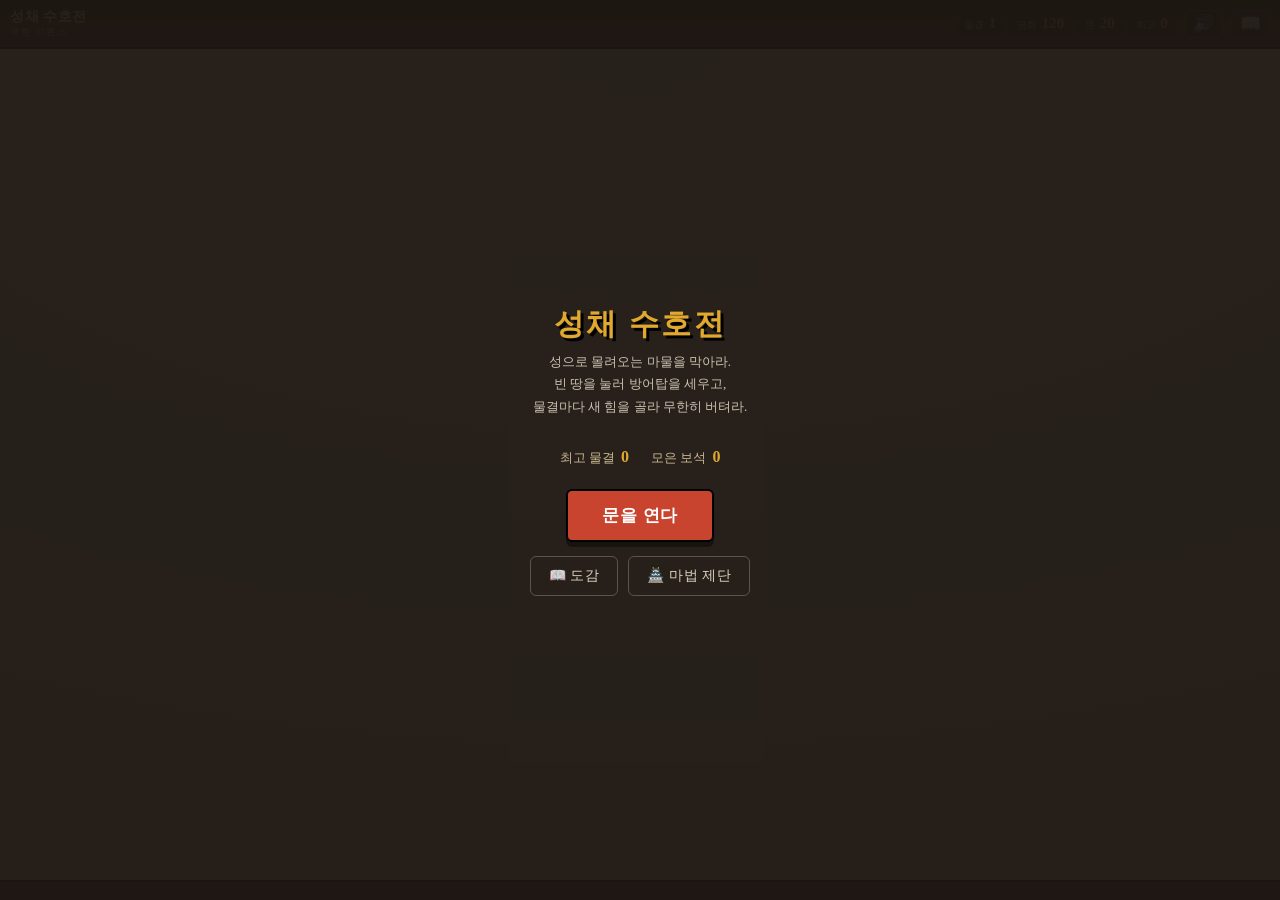
<file: index.html>
<!DOCTYPE html>
<html lang="ko">
<head>
<meta charset="UTF-8">
<meta name="viewport" content="width=device-width, initial-scale=1.0, maximum-scale=1.0, user-scalable=no">
<meta name="description" content="성채 수호전 — 판타지 타워 디펜스">
<meta name="theme-color" content="#1d1712">
<title>성채 수호전 — 무한 디펜스</title>
<link rel="stylesheet" href="css/style.css">
</head>
<body>
<div id="wrap">
  <div id="hud">
    <div id="title">성채 수호전<small>무한 디펜스</small></div>
    <div id="stats">
      <div class="stat"><span class="lbl">물결</span><b id="hWave">1</b></div>
      <div class="stat"><span class="lbl">금화</span><b id="hGold">120</b></div>
      <div class="stat life"><span class="lbl">문</span><b id="hLife">20</b></div>
      <div class="stat"><span class="lbl">최고</span><b id="hBest">0</b></div>
    </div>
    <button id="soundBtn" title="소리">🔊</button>
    <button id="codexBtn" title="도감">📖</button>
  </div>
  <div id="stage">
    <canvas id="cv"></canvas>
    <div id="toast"></div>
    <div id="panel">
      <div class="phead"><span id="pName"></span><span id="pLv"></span></div>
      <div id="pRows"></div>
      <div id="pBranch"></div>
      <div class="pbtns">
        <button id="pSell" class="pbtn sell"></button>
        <button id="pClose" class="pbtn close">닫기</button>
      </div>
    </div>
    <div id="cards">
      <h2>물결을 막아냈다</h2>
      <p>방어탑 하나를 골라 진영에 더하시오</p>
      <div class="crow" id="crow"></div>
    </div>
    <div id="codexMenu">
      <div class="cmbox">
        <h2>도감</h2>
        <button class="cmlink" data-codex="maps">🗺️ 맵 일람<small>다섯 갈래 길</small></button>
        <button class="cmlink" data-codex="monsters">👹 마물 도감<small>아홉 마물</small></button>
        <button class="cmlink" data-codex="towers">🛡️ 방어탑 도감<small>다섯 방어탑</small></button>
        <button class="cmclose" id="cmClose">닫기</button>
      </div>
    </div>
    <div id="codexView">
      <div class="cvbar"><button id="cvBack">‹ 도감</button><span id="cvTitle"></span></div>
      <iframe id="cvFrame" title="도감"></iframe>
    </div>
    <div id="overlay">
      <h1>성채 수호전</h1>
      <div class="sub">성으로 몰려오는 마물을 막아라.<br>빈 땅을 눌러 방어탑을 세우고,<br>물결마다 새 힘을 골라 무한히 버텨라.</div>
      <div id="menuStats">
        <span>최고 물결 <b id="menuBest">0</b></span>
        <span>모은 보석 <b id="menuCoins">0</b></span>
      </div>
      <button class="btn" id="startBtn">문을 연다</button>
      <div id="menuRow">
        <button class="menubtn" id="overlayCodex">📖 도감</button>
        <button class="menubtn" id="shrineBtn">🏯 마법 제단</button>
      </div>
    </div>
    <div id="shrine">
      <div class="shbox">
        <div class="shhead"><span>마법 제단</span><span class="shcoins">💎 <b id="shCoins">0</b></span></div>
        <p class="shdesc">런에서 모은 보석으로 영구한 힘을 산다. 죽어도 사라지지 않는다.</p>
        <div id="shList"></div>
        <button class="shclose" id="shClose">닫기</button>
      </div>
    </div>
  </div>
  <div id="tray"></div>
</div>
<script src="js/game.js"></script>
</body>
</html>
</file>
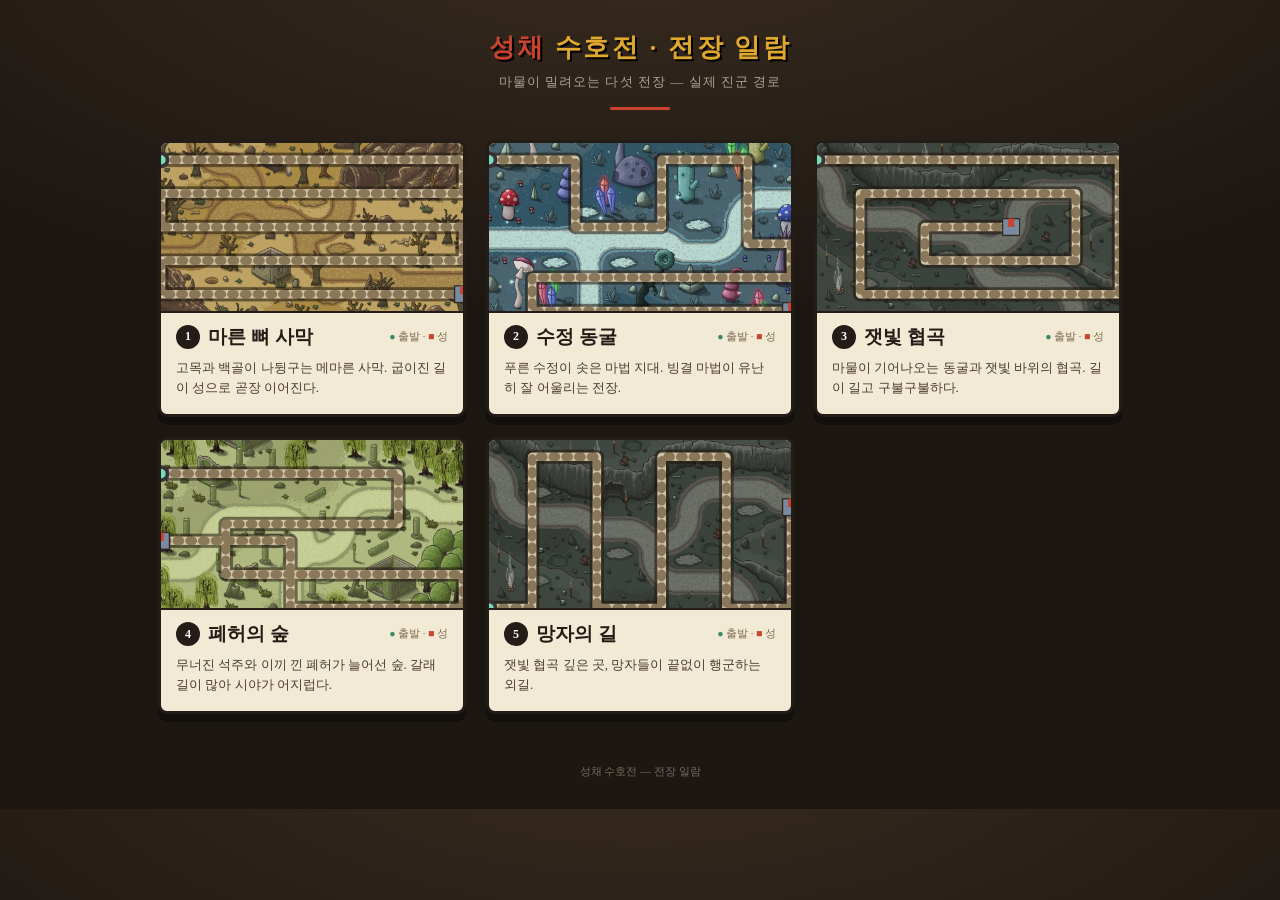
<file: pages/maps.html>
<!DOCTYPE html>
<html lang="ko">
<head>
<meta charset="UTF-8">
<meta name="viewport" content="width=device-width, initial-scale=1.0">
<title>성채 수호전 — 전장 일람</title>
<style>
  :root{ --ink:#241c16; --bone:#f3ead6; --jeok:#c8442e; --hwang:#e0a82e; }
  *{box-sizing:border-box;}
  body{margin:0; background:#1d1712; color:var(--bone);
    font-family:'Gowun Batang','Nanum Myeongjo',ui-serif,Georgia,serif;
    background-image:radial-gradient(120% 80% at 50% -10%, #3a2c20 0%, #1d1712 60%);}
  header{text-align:center; padding:30px 20px 6px;}
  header h1{margin:0; font-size:26px; letter-spacing:.1em; color:var(--hwang); text-shadow:2px 2px 0 #000;}
  header h1 .b{color:var(--jeok);}
  header p{margin:8px 0 0; font-size:13px; opacity:.65; letter-spacing:.08em;}
  .rule{width:60px; height:3px; background:var(--jeok); margin:16px auto 0; border-radius:2px;}
  .grid{display:grid; gap:20px; padding:24px 18px 50px; max-width:1000px; margin:0 auto;
    grid-template-columns:repeat(auto-fill,minmax(300px,1fr));}
  .card{background:var(--bone); border:3px solid var(--ink); border-radius:9px;
    overflow:hidden; box-shadow:0 8px 0 #00000055; color:var(--ink);}
  .card canvas{width:100%; aspect-ratio:16/9; display:block; border-bottom:2px solid var(--ink);}
  .card .top{display:flex; align-items:center; gap:8px; padding:11px 15px 4px;}
  .card .idx{font-size:12px; font-weight:700; color:#fff; background:var(--ink);
    width:24px; height:24px; border-radius:50%; display:grid; place-items:center; flex:0 0 auto;}
  .card .nm{font-size:19px; font-weight:700;}
  .card .legend{margin-left:auto; font-size:10.5px; color:#7a6a52;}
  .card .legend b{color:#3a8a6a;} .card .legend i{color:#c8442e; font-style:normal;}
  .card .d{padding:4px 15px 16px; font-size:13px; line-height:1.55; color:#4a3c2c;}
  footer{text-align:center; font-size:11px; opacity:.4; padding:0 0 30px;}
</style>
</head>
<body>
<header>
  <h1><span class="b">성채</span> 수호전 · 전장 일람</h1>
  <p>마물이 밀려오는 다섯 전장 — 실제 진군 경로</p>
  <div class="rule"></div>
</header>
<div class="grid" id="grid"></div>
<footer>성채 수호전 — 전장 일람</footer>
<script>
// 게임과 동일한 경로 데이터 (REF 15x11 격자의 모서리 waypoint)
const REF_COLS=15, REF_ROWS=11;
const MAPS=[
 {bg:'map1',nm:'마른 뼈 사막',d:'고목과 백골이 나뒹구는 메마른 사막. 굽이진 길이 성으로 곧장 이어진다.',
  corners:[[0,1],[14,1],[14,3],[0,3],[0,5],[14,5],[14,7],[0,7],[0,9],[14,9]]},
 {bg:'map2',nm:'수정 동굴',d:'푸른 수정이 솟은 마법 지대. 빙결 마법이 유난히 잘 어울리는 전장.',
  corners:[[0,1],[4,1],[4,5],[8,5],[8,1],[12,1],[12,6],[14,6],[14,8],[2,8],[2,10],[14,10]]},
 {bg:'map3',nm:'잿빛 협곡',d:'마물이 기어나오는 동굴과 잿빛 바위의 협곡. 길이 길고 구불구불하다.',
  corners:[[0,1],[14,1],[14,9],[2,9],[2,3],[12,3],[12,7],[5,7],[5,5],[9,5]]},
 {bg:'map4',nm:'폐허의 숲',d:'무너진 석주와 이끼 낀 폐허가 늘어선 숲. 갈래길이 많아 시야가 어지럽다.',
  corners:[[0,2],[11,2],[11,5],[3,5],[3,8],[14,8],[14,10],[6,10],[6,6],[0,6]]},
 {bg:'map3',nm:'망자의 길',d:'잿빛 협곡 깊은 곳, 망자들이 끝없이 행군하는 외길.',
  corners:[[0,10],[2,10],[2,1],[5,1],[5,10],[8,10],[8,1],[11,1],[11,10],[14,10],[14,4]]},
];
function drawMap(cv,m){
  cv.width=480; cv.height=270; const ctx=cv.getContext('2d'); const W=cv.width,H=cv.height;
  const img=new Image();
  img.onload=()=>{
    ctx.drawImage(img,0,0,W,H);
    ctx.fillStyle='rgba(0,0,0,0.12)'; ctx.fillRect(0,0,W,H);
    const pts=m.corners.map(([c,r])=>[ (c/(REF_COLS-1))*W, (r/(REF_ROWS-1))*H ]);
    const stroke=(col,w,dash)=>{ ctx.strokeStyle=col; ctx.lineWidth=w; ctx.lineCap='round'; ctx.lineJoin='round';
      ctx.setLineDash(dash||[]); ctx.beginPath(); pts.forEach((p,i)=>i?ctx.lineTo(p[0],p[1]):ctx.moveTo(p[0],p[1])); ctx.stroke(); ctx.setLineDash([]); };
    stroke('rgba(30,20,12,0.55)', H*0.085);
    stroke('rgba(225,210,178,0.92)', H*0.05);
    stroke('rgba(120,100,70,0.8)', H*0.05, [H*0.02,H*0.055]);
    const s=pts[0], e=pts[pts.length-1];
    // 출발(동굴) — 청록 동그라미
    ctx.fillStyle='#3a3038'; ctx.beginPath(); ctx.arc(s[0],s[1],H*0.05,0,6.28); ctx.fill();
    ctx.fillStyle='#6fe0b5'; ctx.beginPath(); ctx.arc(s[0],s[1],H*0.028,0,6.28); ctx.fill();
    // 도착(성) — 붉은 사각
    ctx.fillStyle='#7a8aa0'; ctx.fillRect(e[0]-H*0.05,e[1]-H*0.05,H*0.1,H*0.1);
    ctx.strokeStyle='#2b2620'; ctx.lineWidth=2; ctx.strokeRect(e[0]-H*0.05,e[1]-H*0.05,H*0.1,H*0.1);
    ctx.fillStyle='#c8442e'; ctx.fillRect(e[0]-H*0.018,e[1]-H*0.05,H*0.036,H*0.05);
  };
  img.src='../assets/maps/'+m.bg+'.png';
}
const grid=document.getElementById('grid');
MAPS.forEach((m,i)=>{
  const el=document.createElement('div'); el.className='card';
  el.innerHTML='<canvas></canvas>'+
   '<div class="top"><span class="idx">'+(i+1)+'</span><span class="nm">'+m.nm+'</span>'+
     '<span class="legend"><b>●</b> 출발 · <i>■</i> 성</span></div>'+
   '<div class="d">'+m.d+'</div>';
  grid.appendChild(el);
  drawMap(el.querySelector('canvas'),m);
});
</script>
</body>
</html>
</file>
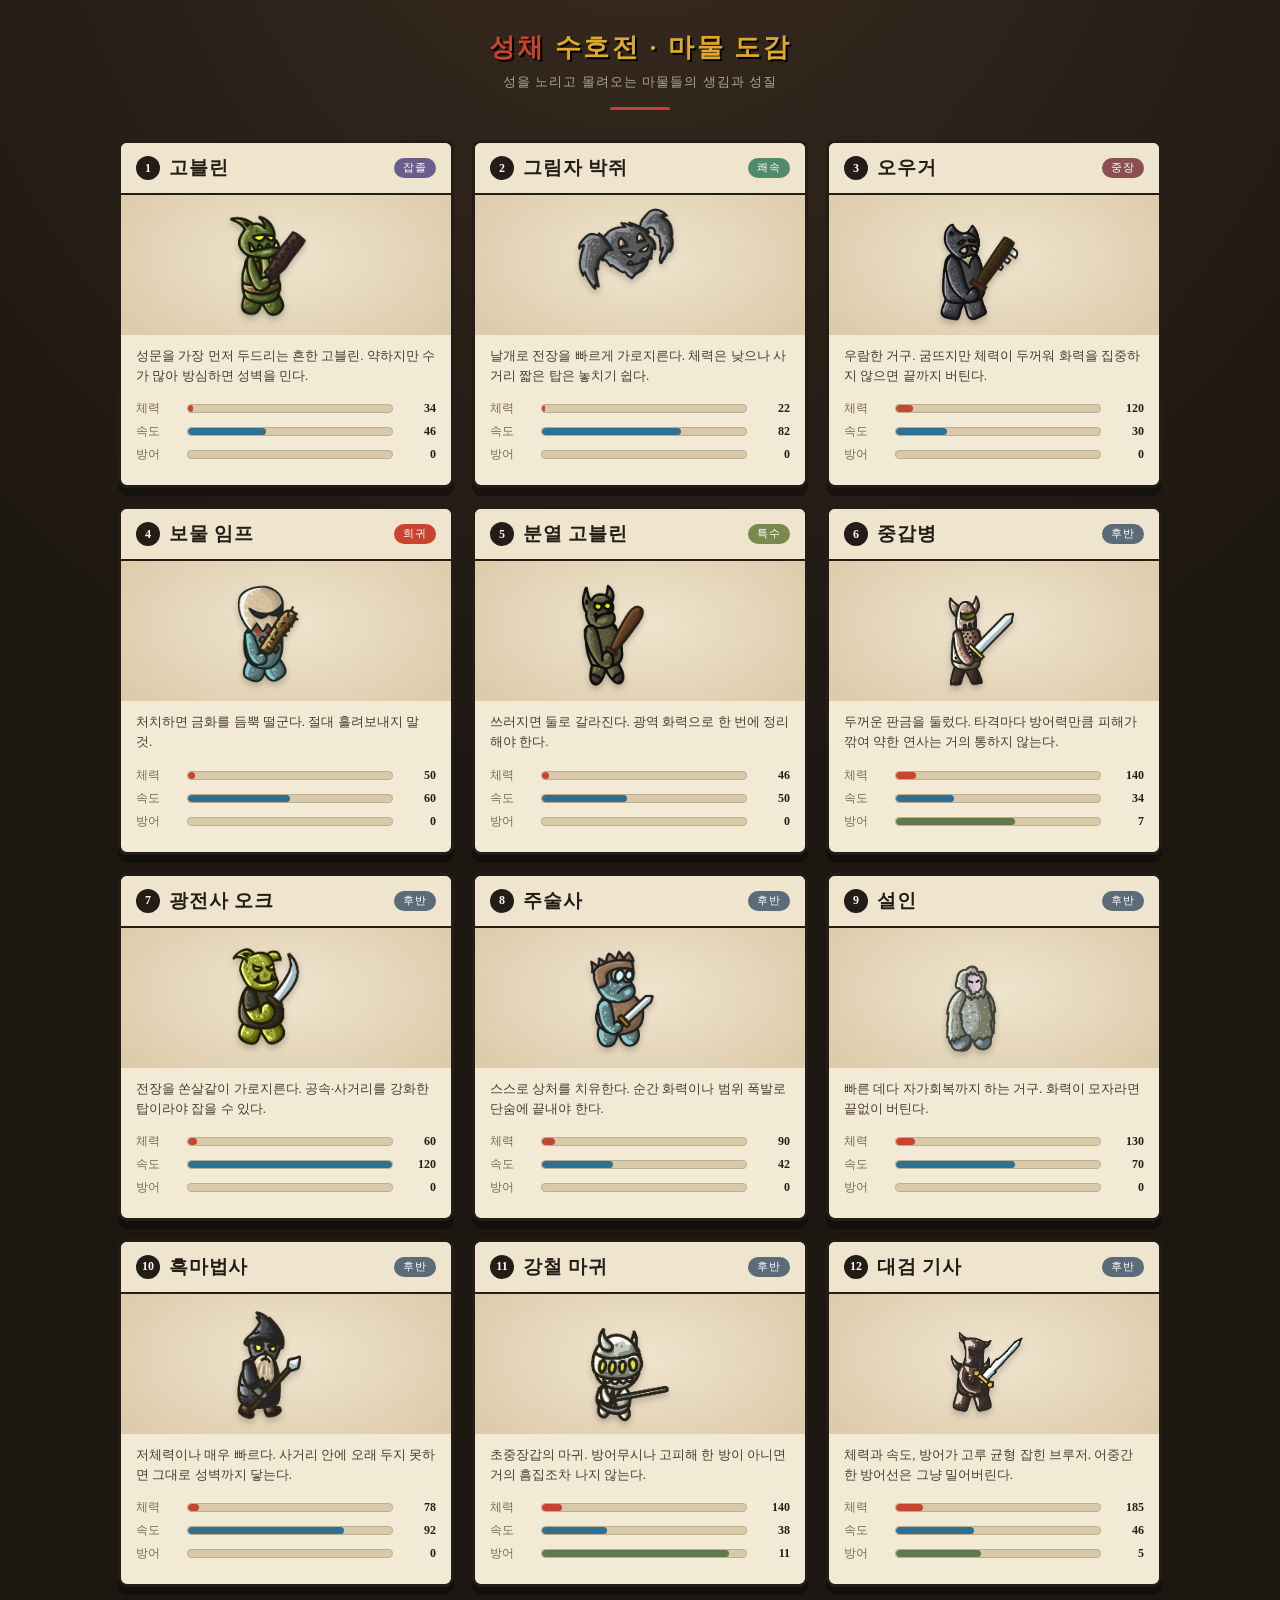
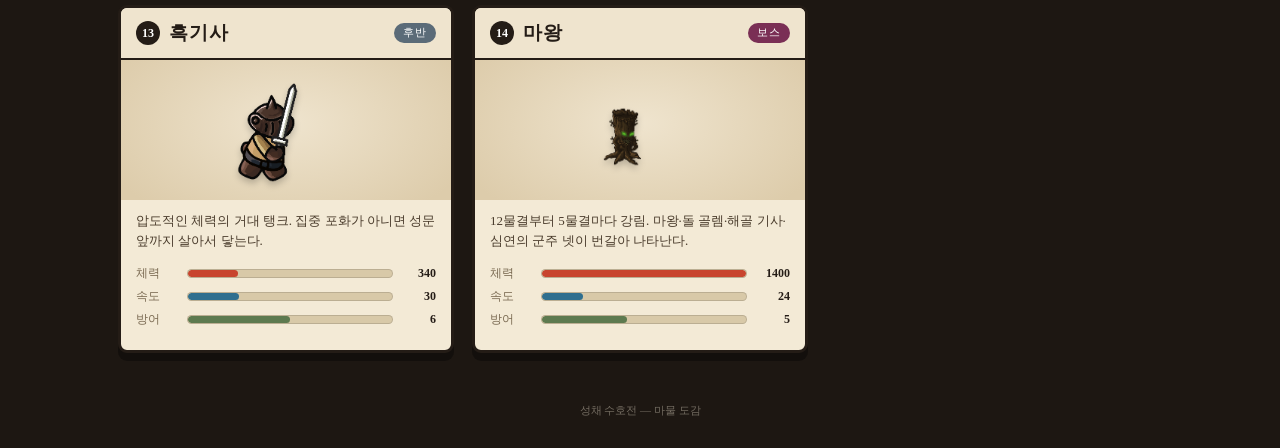
<file: pages/monsters.html>
<!DOCTYPE html>
<html lang="ko">
<head>
<meta charset="UTF-8">
<meta name="viewport" content="width=device-width, initial-scale=1.0">
<title>성채 수호전 — 마물 도감</title>
<style>
  :root{ --ink:#241c16; --bone:#f3ead6; --cheong:#2f6f8f; --jeok:#c8442e;
    --hwang:#e0a82e; --heuk:#1d1712; --moss:#5d7a4f; }
  *{box-sizing:border-box;}
  body{margin:0; background:#1d1712; color:var(--bone);
    font-family:'Gowun Batang','Nanum Myeongjo',ui-serif,Georgia,serif;
    background-image:radial-gradient(120% 80% at 50% -10%, #3a2c20 0%, #1d1712 60%);}
  header{text-align:center; padding:30px 20px 6px;}
  header h1{margin:0; font-size:26px; letter-spacing:.1em; color:var(--hwang); text-shadow:2px 2px 0 #000;}
  header h1 .b{color:var(--jeok);}
  header p{margin:8px 0 0; font-size:13px; opacity:.65; letter-spacing:.08em;}
  .rule{width:60px; height:3px; background:var(--jeok); margin:16px auto 0; border-radius:2px;}
  .grid{display:grid; gap:18px; padding:24px 18px 50px; max-width:1080px; margin:0 auto;
    grid-template-columns:repeat(auto-fill,minmax(290px,1fr));}
  .card{background:var(--bone); border:3px solid var(--ink); border-radius:9px;
    overflow:hidden; box-shadow:0 8px 0 #00000055; color:var(--ink); display:flex; flex-direction:column;}
  .card .top{display:flex; align-items:center; gap:9px; padding:12px 15px;
    border-bottom:2px solid var(--ink); background:#efe4ce;}
  .card .idx{font-size:12px; font-weight:700; color:#fff; background:var(--ink);
    width:24px; height:24px; border-radius:50%; display:grid; place-items:center; flex:0 0 auto;}
  .card .nm{font-size:19px; font-weight:700; letter-spacing:.04em;}
  .card .tier{margin-left:auto; font-size:10.5px; letter-spacing:.08em; color:#fff; padding:3px 9px; border-radius:11px;}
  .portrait{display:flex; align-items:flex-end; justify-content:center; height:140px; padding:6px;
    background:radial-gradient(60% 80% at 50% 45%, #efe4ce 0%, #ddccab 100%);}
  .portrait img{max-height:128px; max-width:80%; image-rendering:auto; filter:drop-shadow(0 4px 3px #0003);}
  .desc{padding:11px 15px 4px; font-size:13px; line-height:1.55; color:#4a3c2c;}
  .stats{padding:4px 15px 16px;}
  .row{display:flex; align-items:center; gap:9px; margin:6px 0; font-size:12px;}
  .row .lab{width:42px; color:#7a6a52; flex:0 0 auto;}
  .bar{flex:1; height:9px; background:#d8c9a8; border-radius:5px; overflow:hidden; border:1px solid #00000022;}
  .bar i{display:block; height:100%; border-radius:5px;}
  .row .val{width:34px; text-align:right; font-variant-numeric:tabular-nums; color:var(--ink); font-weight:700;}
  footer{text-align:center; font-size:11px; opacity:.4; padding:0 0 30px;}
</style>
</head>
<body>
<header>
  <h1><span class="b">성채</span> 수호전 · 마물 도감</h1>
  <p>성을 노리고 몰려오는 마물들의 생김과 성질</p>
  <div class="rule"></div>
</header>
<div class="grid" id="grid"></div>
<footer>성채 수호전 — 마물 도감</footer>
<script>
const TIERCOL={잡졸:'#6b5d8a',쾌속:'#4f8a6b',중장:'#8a4f4f',희귀:'#c8442e',특수:'#7a8a4f',후반:'#5b6b78',보스:'#7a2f55'};
// sprite = 게임 적 스프라이트 폴더, hp/spd/armor = 기준 스탯(웨이브 스케일 전)
const MON=[
 {s:'goblin',nm:'고블린',tier:'잡졸',hp:34,spd:46,ar:0,d:'성문을 가장 먼저 두드리는 흔한 고블린. 약하지만 수가 많아 방심하면 성벽을 민다.'},
 {s:'bat',nm:'그림자 박쥐',tier:'쾌속',hp:22,spd:82,ar:0,d:'날개로 전장을 빠르게 가로지른다. 체력은 낮으나 사거리 짧은 탑은 놓치기 쉽다.'},
 {s:'ogre',nm:'오우거',tier:'중장',hp:120,spd:30,ar:0,d:'우람한 거구. 굼뜨지만 체력이 두꺼워 화력을 집중하지 않으면 끝까지 버틴다.'},
 {s:'imp',nm:'보물 임프',tier:'희귀',hp:50,spd:60,ar:0,d:'처치하면 금화를 듬뿍 떨군다. 절대 흘려보내지 말 것.'},
 {s:'darkgob',nm:'분열 고블린',tier:'특수',hp:46,spd:50,ar:0,d:'쓰러지면 둘로 갈라진다. 광역 화력으로 한 번에 정리해야 한다.'},
 {s:'brute',nm:'중갑병',tier:'후반',hp:140,spd:34,ar:7,d:'두꺼운 판금을 둘렀다. 타격마다 방어력만큼 피해가 깎여 약한 연사는 거의 통하지 않는다.'},
 {s:'orc',nm:'광전사 오크',tier:'후반',hp:60,spd:120,ar:0,d:'전장을 쏜살같이 가로지른다. 공속·사거리를 강화한 탑이라야 잡을 수 있다.'},
 {s:'king',nm:'주술사',tier:'후반',hp:90,spd:42,ar:0,d:'스스로 상처를 치유한다. 순간 화력이나 범위 폭발로 단숨에 끝내야 한다.'},
 {s:'yeti',nm:'설인',tier:'후반',hp:130,spd:70,ar:0,d:'빠른 데다 자가회복까지 하는 거구. 화력이 모자라면 끝없이 버틴다.'},
 {s:'mage',nm:'흑마법사',tier:'후반',hp:78,spd:92,ar:0,d:'저체력이나 매우 빠르다. 사거리 안에 오래 두지 못하면 그대로 성벽까지 닿는다.'},
 {s:'steel',nm:'강철 마귀',tier:'후반',hp:140,spd:38,ar:11,d:'초중장갑의 마귀. 방어무시나 고피해 한 방이 아니면 거의 흠집조차 나지 않는다.'},
 {s:'swordsman',nm:'대검 기사',tier:'후반',hp:185,spd:46,ar:5,d:'체력과 속도, 방어가 고루 균형 잡힌 브루저. 어중간한 방어선은 그냥 밀어버린다.'},
 {s:'dknight',nm:'흑기사',tier:'후반',hp:340,spd:30,ar:6,d:'압도적인 체력의 거대 탱크. 집중 포화가 아니면 성문 앞까지 살아서 닿는다.'},
 {s:'boss',nm:'마왕',tier:'보스',hp:1400,spd:24,ar:5,d:'12물결부터 5물결마다 강림. 마왕·돌 골렘·해골 기사·심연의 군주 넷이 번갈아 나타난다.'},
];
const grid=document.getElementById('grid');
const mx={hp:1400,spd:120,ar:12};
MON.forEach((m,i)=>{
  const el=document.createElement('div'); el.className='card';
  const tc=TIERCOL[m.tier]||'#5b6b78';
  el.innerHTML=
   '<div class="top"><span class="idx">'+(i+1)+'</span><span class="nm">'+m.nm+'</span>'+
     '<span class="tier" style="background:'+tc+'">'+m.tier+'</span></div>'+
   '<div class="portrait"><img src="../assets/enemies/'+m.s+'/f0.png" alt="'+m.nm+'"></div>'+
   '<div class="desc">'+m.d+'</div>'+
   '<div class="stats">'+
     '<div class="row"><span class="lab">체력</span><div class="bar"><i style="width:'+Math.min(100,m.hp/mx.hp*100)+'%;background:#c8442e"></i></div><span class="val">'+m.hp+'</span></div>'+
     '<div class="row"><span class="lab">속도</span><div class="bar"><i style="width:'+(m.spd/mx.spd*100)+'%;background:#2f6f8f"></i></div><span class="val">'+m.spd+'</span></div>'+
     '<div class="row"><span class="lab">방어</span><div class="bar"><i style="width:'+(m.ar/mx.ar*100)+'%;background:#5d7a4f"></i></div><span class="val">'+m.ar+'</span></div>'+
   '</div>';
  grid.appendChild(el);
});
</script>
</body>
</html>
</file>
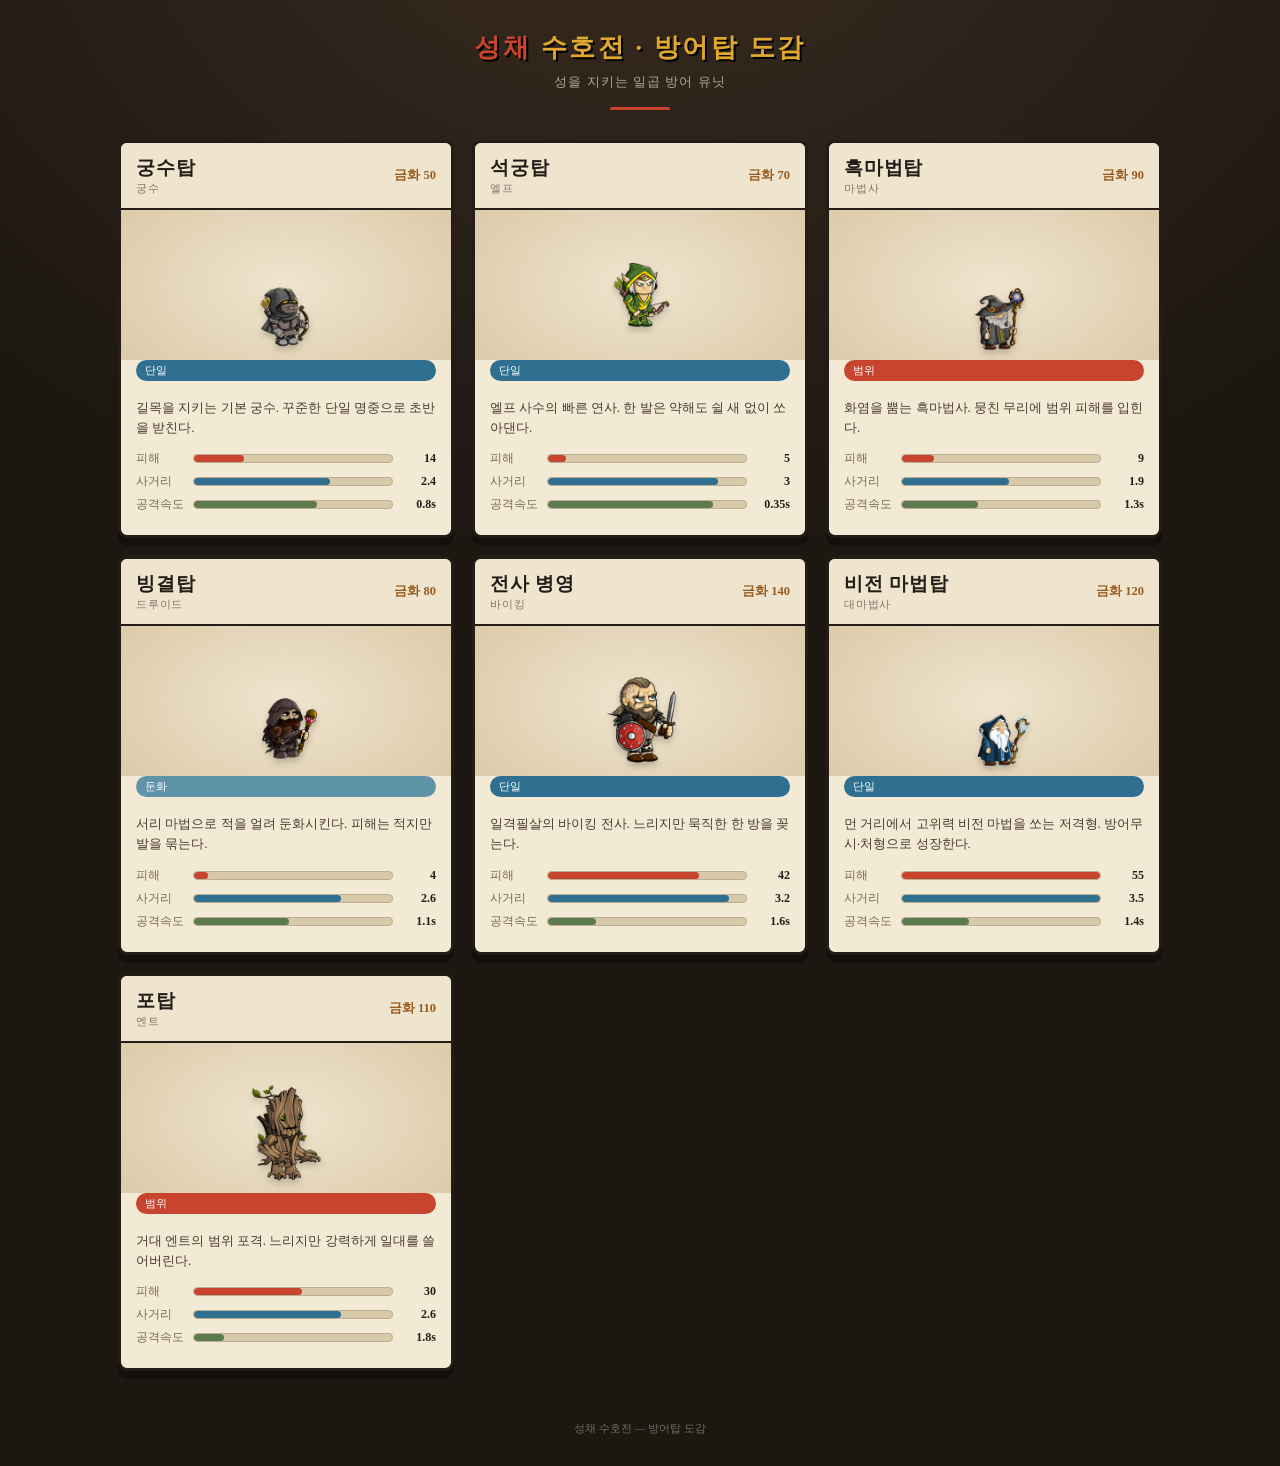
<file: pages/towers.html>
<!DOCTYPE html>
<html lang="ko">
<head>
<meta charset="UTF-8">
<meta name="viewport" content="width=device-width, initial-scale=1.0">
<title>성채 수호전 — 방어탑 도감</title>
<style>
  :root{ --ink:#241c16; --bone:#f3ead6; --cheong:#2f6f8f; --jeok:#c8442e;
    --hwang:#e0a82e; --heuk:#1d1712; --moss:#5d7a4f; }
  *{box-sizing:border-box;}
  body{margin:0; background:#1d1712; color:var(--bone);
    font-family:'Gowun Batang','Nanum Myeongjo',ui-serif,Georgia,serif;
    background-image:radial-gradient(120% 80% at 50% -10%, #3a2c20 0%, #1d1712 60%);}
  header{text-align:center; padding:30px 20px 6px;}
  header h1{margin:0; font-size:26px; letter-spacing:.1em; color:var(--hwang); text-shadow:2px 2px 0 #000;}
  header h1 .b{color:var(--jeok);}
  header p{margin:8px 0 0; font-size:13px; opacity:.65; letter-spacing:.08em;}
  .rule{width:60px; height:3px; background:var(--jeok); margin:16px auto 0; border-radius:2px;}
  .grid{display:grid; gap:18px; padding:24px 18px 50px; max-width:1080px; margin:0 auto;
    grid-template-columns:repeat(auto-fill,minmax(290px,1fr));}
  .card{background:var(--bone); border:3px solid var(--ink); border-radius:9px;
    overflow:hidden; box-shadow:0 8px 0 #00000055; color:var(--ink); display:flex; flex-direction:column;}
  .card .top{display:flex; align-items:center; gap:9px; padding:12px 15px;
    border-bottom:2px solid var(--ink); background:#efe4ce;}
  .card .nm{font-size:19px; font-weight:700; letter-spacing:.04em;}
  .card .nm small{display:block; font-size:11px; opacity:.55; font-weight:400;}
  .card .cost{margin-left:auto; font-size:12.5px; font-weight:700; color:#9a5b1e;}
  .portrait{display:flex; align-items:flex-end; justify-content:center; height:150px; padding:6px;
    background:radial-gradient(60% 80% at 50% 50%, #efe4ce 0%, #ddccab 100%);}
  .portrait img{max-height:138px; max-width:78%; image-rendering:auto; filter:drop-shadow(0 4px 3px #0003);}
  .desc{padding:11px 15px 4px; font-size:13px; line-height:1.55; color:#4a3c2c;}
  .kind{display:inline-block; margin:0 15px 6px; font-size:11px; padding:3px 9px;
    border-radius:11px; color:#fff; background:#2f6f8f;}
  .stats{padding:2px 15px 16px;}
  .row{display:flex; align-items:center; gap:9px; margin:6px 0; font-size:12px;}
  .row .lab{width:48px; color:#7a6a52; flex:0 0 auto;}
  .bar{flex:1; height:9px; background:#d8c9a8; border-radius:5px; overflow:hidden; border:1px solid #00000022;}
  .bar i{display:block; height:100%; border-radius:5px;}
  .row .val{width:34px; text-align:right; font-variant-numeric:tabular-nums; color:var(--ink); font-weight:700;}
  footer{text-align:center; font-size:11px; opacity:.4; padding:0 0 30px;}
</style>
</head>
<body>
<header>
  <h1><span class="b">성채</span> 수호전 · 방어탑 도감</h1>
  <p>성을 지키는 일곱 방어 유닛</p>
  <div class="rule"></div>
</header>
<div class="grid" id="grid"></div>
<footer>성채 수호전 — 방어탑 도감</footer>
<script>
const KINDCOL={단일:'#2f6f8f',범위:'#c8442e',둔화:'#5f93a8'};
const TW=[
 {u:'archer',nm:'궁수탑',sub:'궁수',cost:50,kind:'단일',dmg:14,range:2.4,rate:0.8,d:'길목을 지키는 기본 궁수. 꾸준한 단일 명중으로 초반을 받친다.'},
 {u:'elf',nm:'석궁탑',sub:'엘프',cost:70,kind:'단일',dmg:5,range:3.0,rate:0.35,d:'엘프 사수의 빠른 연사. 한 발은 약해도 쉴 새 없이 쏘아댄다.'},
 {u:'wizard',nm:'흑마법탑',sub:'마법사',cost:90,kind:'범위',dmg:9,range:1.9,rate:1.3,d:'화염을 뿜는 흑마법사. 뭉친 무리에 범위 피해를 입힌다.'},
 {u:'druid',nm:'빙결탑',sub:'드루이드',cost:80,kind:'둔화',dmg:4,range:2.6,rate:1.1,d:'서리 마법으로 적을 얼려 둔화시킨다. 피해는 적지만 발을 묶는다.'},
 {u:'viking',nm:'전사 병영',sub:'바이킹',cost:140,kind:'단일',dmg:42,range:3.2,rate:1.6,d:'일격필살의 바이킹 전사. 느리지만 묵직한 한 방을 꽂는다.'},
 {u:'wizard2',nm:'비전 마법탑',sub:'대마법사',cost:120,kind:'단일',dmg:55,range:3.5,rate:1.4,d:'먼 거리에서 고위력 비전 마법을 쏘는 저격형. 방어무시·처형으로 성장한다.'},
 {u:'ent',nm:'포탑',sub:'엔트',cost:110,kind:'범위',dmg:30,range:2.6,rate:1.8,d:'거대 엔트의 범위 포격. 느리지만 강력하게 일대를 쓸어버린다.'},
];
const grid=document.getElementById('grid');
const mx={dmg:55,range:3.5,rate:1.8};
TW.forEach(t=>{
  const el=document.createElement('div'); el.className='card';
  const kc=KINDCOL[t.kind]||'#2f6f8f';
  const speedPct=(1 - (t.rate/mx.rate))*100*0.85+15;
  el.innerHTML=
   '<div class="top"><span class="nm">'+t.nm+'<small>'+t.sub+'</small></span><span class="cost">금화 '+t.cost+'</span></div>'+
   '<div class="portrait"><img src="../assets/units/'+t.u+'/idle/f0.png" alt="'+t.nm+'"></div>'+
   '<span class="kind" style="background:'+kc+'">'+t.kind+'</span>'+
   '<div class="desc">'+t.d+'</div>'+
   '<div class="stats">'+
     '<div class="row"><span class="lab">피해</span><div class="bar"><i style="width:'+(t.dmg/mx.dmg*100)+'%;background:#c8442e"></i></div><span class="val">'+t.dmg+'</span></div>'+
     '<div class="row"><span class="lab">사거리</span><div class="bar"><i style="width:'+(t.range/mx.range*100)+'%;background:#2f6f8f"></i></div><span class="val">'+t.range+'</span></div>'+
     '<div class="row"><span class="lab">공격속도</span><div class="bar"><i style="width:'+speedPct+'%;background:#5d7a4f"></i></div><span class="val">'+t.rate+'s</span></div>'+
   '</div>';
  grid.appendChild(el);
});
</script>
</body>
</html>
</file>
<file: css/style.css>
:root{
    --ink:#241c16; --bone:#f3ead6; --cheong:#2f6f8f; --jeok:#c8442e;
    --hwang:#e0a82e; --baek:#f3ead6; --heuk:#1d1712; --moss:#5d7a4f;
    --line:#2b211a;
  }
  *{box-sizing:border-box; -webkit-tap-highlight-color:transparent;}
  html,body{margin:0; height:100%; background:var(--heuk); overflow:hidden;
    font-family:'Gowun Batang','Nanum Myeongjo',ui-serif,Georgia,serif; color:var(--ink);}
  #wrap{position:fixed; inset:0; display:flex; flex-direction:column;}
  /* top bar */
  #hud{display:flex; align-items:center; gap:6px; padding:8px 10px; flex:0 0 auto;
    background:linear-gradient(180deg,#2b211a,#3a2c20); color:var(--bone);
    border-bottom:2px solid #000; font-size:13px; flex-wrap:nowrap; overflow:hidden;}
  #stats{display:flex; align-items:center; gap:5px; flex:1; min-width:0;
    justify-content:flex-end; overflow:hidden;}
  .stat{display:flex; align-items:baseline; gap:4px; background:#00000033;
    padding:4px 8px; border-radius:3px; flex:0 0 auto;}
  .stat b{font-size:15px; color:var(--hwang); font-variant-numeric:tabular-nums;}
  .stat.life b{color:#f08a72;}
  .stat .lbl{font-size:10px; opacity:.75; letter-spacing:.04em;}
  #title{font-weight:700; letter-spacing:.04em; font-size:14px; flex:0 0 auto;}
  #title small{display:block; font-size:9px; opacity:.6; letter-spacing:.2em;}
  #codexBtn,#soundBtn{background:#00000033; border:1px solid #ffffff33; border-radius:6px;
    color:var(--bone); font-size:17px; padding:4px 8px; cursor:pointer; line-height:1;
    flex:0 0 auto; margin-left:2px;}
  #codexBtn:active,#soundBtn:active{transform:translateY(1px);}
  @media (max-width:430px){
    #title small{display:none;}
    #hud{gap:5px; padding:7px 8px;}
    .stat{padding:4px 6px; gap:3px;}
    .stat b{font-size:14px;}
    .stat .lbl{font-size:9px;}
    #stats{gap:4px;}
  }
  #codexMenu{position:fixed; inset:0; background:#1d1712ee; display:none;
    align-items:center; justify-content:center; z-index:60; padding:20px;}
  #codexMenu .cmbox{background:var(--bone); border:3px solid var(--ink); border-radius:11px;
    width:min(320px,100%); padding:18px 16px; box-shadow:0 10px 0 #00000055; color:var(--ink);}
  #codexMenu h2{margin:0 0 14px; text-align:center; font-size:20px; letter-spacing:.06em;}
  #codexMenu .cmlink{display:block; width:100%; text-align:left; text-decoration:none; color:var(--ink);
    background:#efe4ce; border:2px solid var(--ink); border-radius:7px; padding:12px 14px;
    margin-bottom:10px; font-size:16px; font-weight:700; box-shadow:0 4px 0 #00000033;
    font-family:inherit; cursor:pointer;}
  #codexMenu .cmlink:active{transform:translateY(2px); box-shadow:0 2px 0 #00000033;}
  #codexMenu .cmlink small{display:block; font-size:11px; font-weight:400; opacity:.6; letter-spacing:.1em; margin-top:2px;}
  #codexMenu .cmclose{display:block; width:100%; margin-top:4px; background:var(--jeok); color:#fff;
    border:2px solid var(--ink); border-radius:7px; font-family:inherit; font-weight:700;
    font-size:15px; padding:11px; cursor:pointer; box-shadow:0 4px 0 #00000044;}
  #codexMenu .cmclose:active{transform:translateY(2px); box-shadow:0 2px 0 #00000044;}
  /* in-game codex viewer (iframe holds the full standalone page) */
  #codexView{position:fixed; inset:0; background:#1d1712; z-index:65; display:none;
    flex-direction:column;}
  #codexView .cvbar{display:flex; align-items:center; gap:10px; padding:12px 14px;
    background:linear-gradient(180deg,#2b211a,#3a2c20); border-bottom:2px solid #000; flex:0 0 auto;}
  #codexView #cvBack{background:#00000033; border:1px solid #ffffff33; color:var(--bone);
    font-family:inherit; font-size:15px; font-weight:700; padding:7px 14px; border-radius:6px; cursor:pointer;}
  #codexView #cvBack:active{transform:translateY(1px);}
  #codexView #cvTitle{color:var(--hwang); font-weight:700; font-size:16px; letter-spacing:.05em;}
  #cvFrame{flex:1; width:100%; border:0; background:#1d1712;}
  /* canvas */
  #stage{flex:1 1 0; min-height:0; position:relative; overflow:hidden;
    background:
      radial-gradient(120% 90% at 50% 0%, #efe4ce 0%, #e3d6ba 55%, #d6c6a4 100%);}
  #stage canvas{position:absolute; top:0; left:0;}
  canvas{display:block; touch-action:none; image-rendering:auto;}
  /* tower tray */
  #tray{display:flex; gap:8px; padding:9px 12px; background:#3a2c20; flex:0 0 auto;
    border-top:2px solid #000; overflow-x:auto;}
  .twrbtn{flex:0 0 auto; width:74px; padding:8px 6px 7px; border-radius:5px;
    background:#f3ead6; border:2px solid #2b211a; cursor:pointer; text-align:center;
    position:relative; transition:transform .08s;}
  .twrbtn:active{transform:translateY(2px);}
  .twrbtn.sel{outline:3px solid var(--hwang); outline-offset:1px;}
  .twrbtn.locked{filter:grayscale(1) brightness(.7); cursor:not-allowed;}
  .twrbtn svg{width:38px; height:38px; display:block; margin:0 auto 3px;}
  .twrbtn .nm{font-size:12px; font-weight:700; line-height:1.1;}
  .twrbtn .cost{font-size:11px; color:#9a5b1e; font-weight:700;}
  /* card overlay */
  #cards{position:absolute; inset:0; background:#1d1712e8; display:none;
    flex-direction:column; align-items:center; justify-content:center; z-index:30; padding:16px;}
  #cards h2{color:var(--bone); font-size:22px; margin:0 0 4px; letter-spacing:.05em;}
  #cards p{color:#cbb892; margin:0 0 22px; font-size:13px;}
  .crow{display:flex; gap:14px; flex-wrap:wrap; justify-content:center;}
  .card{width:148px; background:var(--bone); border:3px solid var(--ink);
    border-radius:7px; padding:16px 13px; cursor:pointer; text-align:center;
    box-shadow:0 7px 0 #00000055; transition:transform .1s;}
  .card:hover{transform:translateY(-5px);}
  .card svg{width:54px;height:54px;margin:0 auto 8px;display:block;}
  .card .ct{font-size:15px;font-weight:700;margin-bottom:5px;}
  .card .cd{font-size:11.5px;line-height:1.45;color:#5a4a38;}
  .card .tag{display:inline-block;margin-top:7px;font-size:10px;letter-spacing:.1em;
    padding:2px 7px;border-radius:10px;background:#2f6f8f;color:#fff;}
  .card .tag.rare{background:#c8442e;}
  /* start / gameover */
  #overlay{position:fixed; inset:0; background:#1d1712f2; z-index:40;
    display:flex; flex-direction:column; align-items:center; justify-content:center; text-align:center; padding:24px;}
  #overlay h1{color:var(--hwang); font-size:30px; margin:0 0 6px; letter-spacing:.08em;
    text-shadow:3px 3px 0 #000;}
  #overlay .sub{color:var(--bone); font-size:13px; opacity:.8; margin-bottom:26px; line-height:1.7; max-width:340px;}
  #overlay .big{color:#f08a72; font-size:16px; margin-bottom:20px;}
  .btn{background:var(--jeok); color:#fff; border:2px solid #000; font-family:inherit;
    font-size:17px; font-weight:700; padding:13px 34px; border-radius:6px; cursor:pointer;
    box-shadow:0 5px 0 #00000066; letter-spacing:.05em;}
  .btn:active{transform:translateY(3px); box-shadow:0 2px 0 #00000066;}
  #menuStats{display:flex; gap:22px; margin:4px 0 22px; font-size:13px; color:#cbb892;}
  #menuStats b{color:var(--hwang); font-size:16px; margin-left:3px;}
  #menuRow{display:flex; gap:10px; margin-top:14px;}
  .menubtn{background:transparent; border:1.5px solid #ffffff44;
    color:var(--bone); font-family:inherit; font-size:14px; padding:10px 18px; border-radius:6px;
    cursor:pointer; letter-spacing:.04em; opacity:.88;}
  .menubtn:active{transform:translateY(1px); opacity:1;}
  /* shrine (meta upgrades) */
  #shrine{position:fixed; inset:0; background:#1d1712f4; z-index:62; display:none;
    align-items:center; justify-content:center; padding:18px;}
  #shrine .shbox{background:var(--bone); border:3px solid var(--ink); border-radius:11px;
    width:min(360px,100%); max-height:88%; overflow-y:auto; color:var(--ink);
    box-shadow:0 12px 0 #00000066;}
  #shrine .shhead{display:flex; align-items:center; justify-content:space-between;
    padding:13px 16px; background:#efe4ce; border-bottom:2px solid var(--ink);
    font-size:18px; font-weight:700; position:sticky; top:0;}
  #shrine .shhead .shcoins{font-size:14px;}
  #shrine .shhead .shcoins b{color:#9a5b1e;}
  #shrine .shdesc{padding:11px 16px 4px; font-size:12px; line-height:1.5; color:#6a5a44;}
  #shList{padding:8px 14px 4px;}
  .shitem{border:2px solid var(--ink); border-radius:8px; padding:10px 12px; margin-bottom:9px;
    background:#fff7e8;}
  .shitem .sit{display:flex; align-items:baseline; gap:7px;}
  .shitem .sname{font-size:14px; font-weight:700;}
  .shitem .slv{margin-left:auto; font-size:11px; color:#7a6a52;}
  .shitem .sd{font-size:11.5px; color:#5a4a38; margin:4px 0 8px; line-height:1.45;}
  .shitem .sbuy{width:100%; border:2px solid var(--ink); border-radius:6px; font-family:inherit;
    font-weight:700; font-size:13px; padding:8px; cursor:pointer; background:var(--jeok); color:#fff;
    box-shadow:0 3px 0 #00000044;}
  .shitem .sbuy:active{transform:translateY(2px); box-shadow:0 1px 0 #00000044;}
  .shitem .sbuy:disabled{background:#b7a98e; color:#efe4ce; box-shadow:none; cursor:default;}
  .shitem .sbuy.max{background:#5d7a4f;}
  #shrine .shclose{display:block; width:calc(100% - 28px); margin:6px 14px 14px; background:#d8c9a8;
    border:2px solid var(--ink); border-radius:7px; font-family:inherit; font-weight:700;
    font-size:14px; padding:11px; cursor:pointer; box-shadow:0 3px 0 #00000044;}
  #shrine .shclose:active{transform:translateY(2px); box-shadow:0 1px 0 #00000044;}
  .hint{position:absolute; bottom:8px; left:0; right:0; text-align:center;
    color:#8a7a60; font-size:11px;}
  #toast{position:absolute; top:14px; left:50%; transform:translateX(-50%);
    background:#1d1712e0; color:var(--bone); padding:8px 16px; border-radius:20px;
    font-size:13px; z-index:25; opacity:0; transition:opacity .3s; pointer-events:none;
    border:1px solid #ffffff22;}
  #panel{position:absolute; left:50%; bottom:14px; transform:translateX(-50%);
    width:min(340px,calc(100% - 24px)); background:var(--bone); border:3px solid var(--ink);
    border-radius:10px; box-shadow:0 8px 0 #00000055; z-index:28; display:none;
    color:var(--ink); overflow:hidden;}
  #panel .phead{display:flex; align-items:center; justify-content:space-between;
    padding:10px 14px; background:#efe4ce; border-bottom:2px solid var(--ink);}
  #panel .phead span:first-child{font-size:17px; font-weight:700;}
  #panel .phead #pLv{font-size:12px; font-weight:700; color:#fff; background:var(--cheong);
    padding:2px 9px; border-radius:11px;}
  #pRows{padding:8px 12px 4px;}
  .prow{display:flex; align-items:center; gap:8px; margin:7px 0;}
  .prow .nm{width:40px; font-size:12px; color:#7a6a52; flex:0 0 auto;}
  .prow .pips{display:flex; gap:3px; flex:1;}
  .prow .pip{flex:1; height:9px; border-radius:3px; background:#d8c9a8; border:1px solid #00000022;}
  .prow .pip.on{background:#e0a82e; border-color:#9a6a1e;}
  .prow .ub{flex:0 0 auto; min-width:62px; border:2px solid var(--ink); border-radius:6px;
    background:var(--jeok); color:#fff; font-family:inherit; font-weight:700; font-size:11.5px;
    padding:7px 6px; cursor:pointer; box-shadow:0 3px 0 #00000044; text-align:center; line-height:1.15;}
  .prow .ub:active{transform:translateY(2px); box-shadow:0 1px 0 #00000044;}
  .prow .ub:disabled{background:#b7a98e; color:#efe4ce; box-shadow:none; cursor:default;}
  .prow .ub small{display:block; font-size:9px; font-weight:400; opacity:.85;}
  .prow .ub.max{background:#5d7a4f;}
  #pBranch{padding:2px 12px 6px;}
  #pBranch .brlock{font-size:11px; color:#9a8a70; text-align:center; padding:6px 0 2px;
    border-top:1px dashed #00000022; margin-top:4px;}
  #pBranch .brhead{font-size:12px; font-weight:700; color:#9a5b1e; text-align:center;
    padding:7px 0 6px; border-top:1px dashed #00000033; margin-top:4px;}
  #pBranch .brrow{display:flex; gap:7px;}
  #pBranch .brbtn{flex:1; border:2px solid var(--ink); border-radius:7px; background:#fff7e8;
    font-family:inherit; cursor:pointer; padding:8px 7px; text-align:left; box-shadow:0 3px 0 #00000033;}
  #pBranch .brbtn:active{transform:translateY(2px); box-shadow:0 1px 0 #00000033;}
  #pBranch .brbtn:disabled{filter:grayscale(.5) brightness(.95); cursor:default;}
  #pBranch .brbtn b{display:block; font-size:13px; color:var(--jeok);}
  #pBranch .brbtn small{display:block; font-size:10.5px; color:#5a4a38; margin-top:2px; line-height:1.35;}
  #pBranch .brdone{border-top:1px dashed #00000033; margin-top:4px; padding:8px 4px 2px;
    font-size:14px; font-weight:700; color:#5d7a4f;}
  #pBranch .brdone small{display:block; font-size:11px; font-weight:400; color:#5a4a38; margin-top:2px;}
  .pbtns{display:flex; gap:7px; padding:4px 12px 12px;}
  .pbtn{flex:1; border:2px solid var(--ink); border-radius:6px; font-family:inherit;
    font-weight:700; font-size:13px; padding:10px 4px; cursor:pointer; box-shadow:0 3px 0 #00000044;}
  .pbtn:active{transform:translateY(2px); box-shadow:0 1px 0 #00000044;}
  .pbtn.sell{background:#d8c9a8;}
  .pbtn.close{background:#fff7e8; flex:0 0 auto; padding:10px 14px;}
</file>
